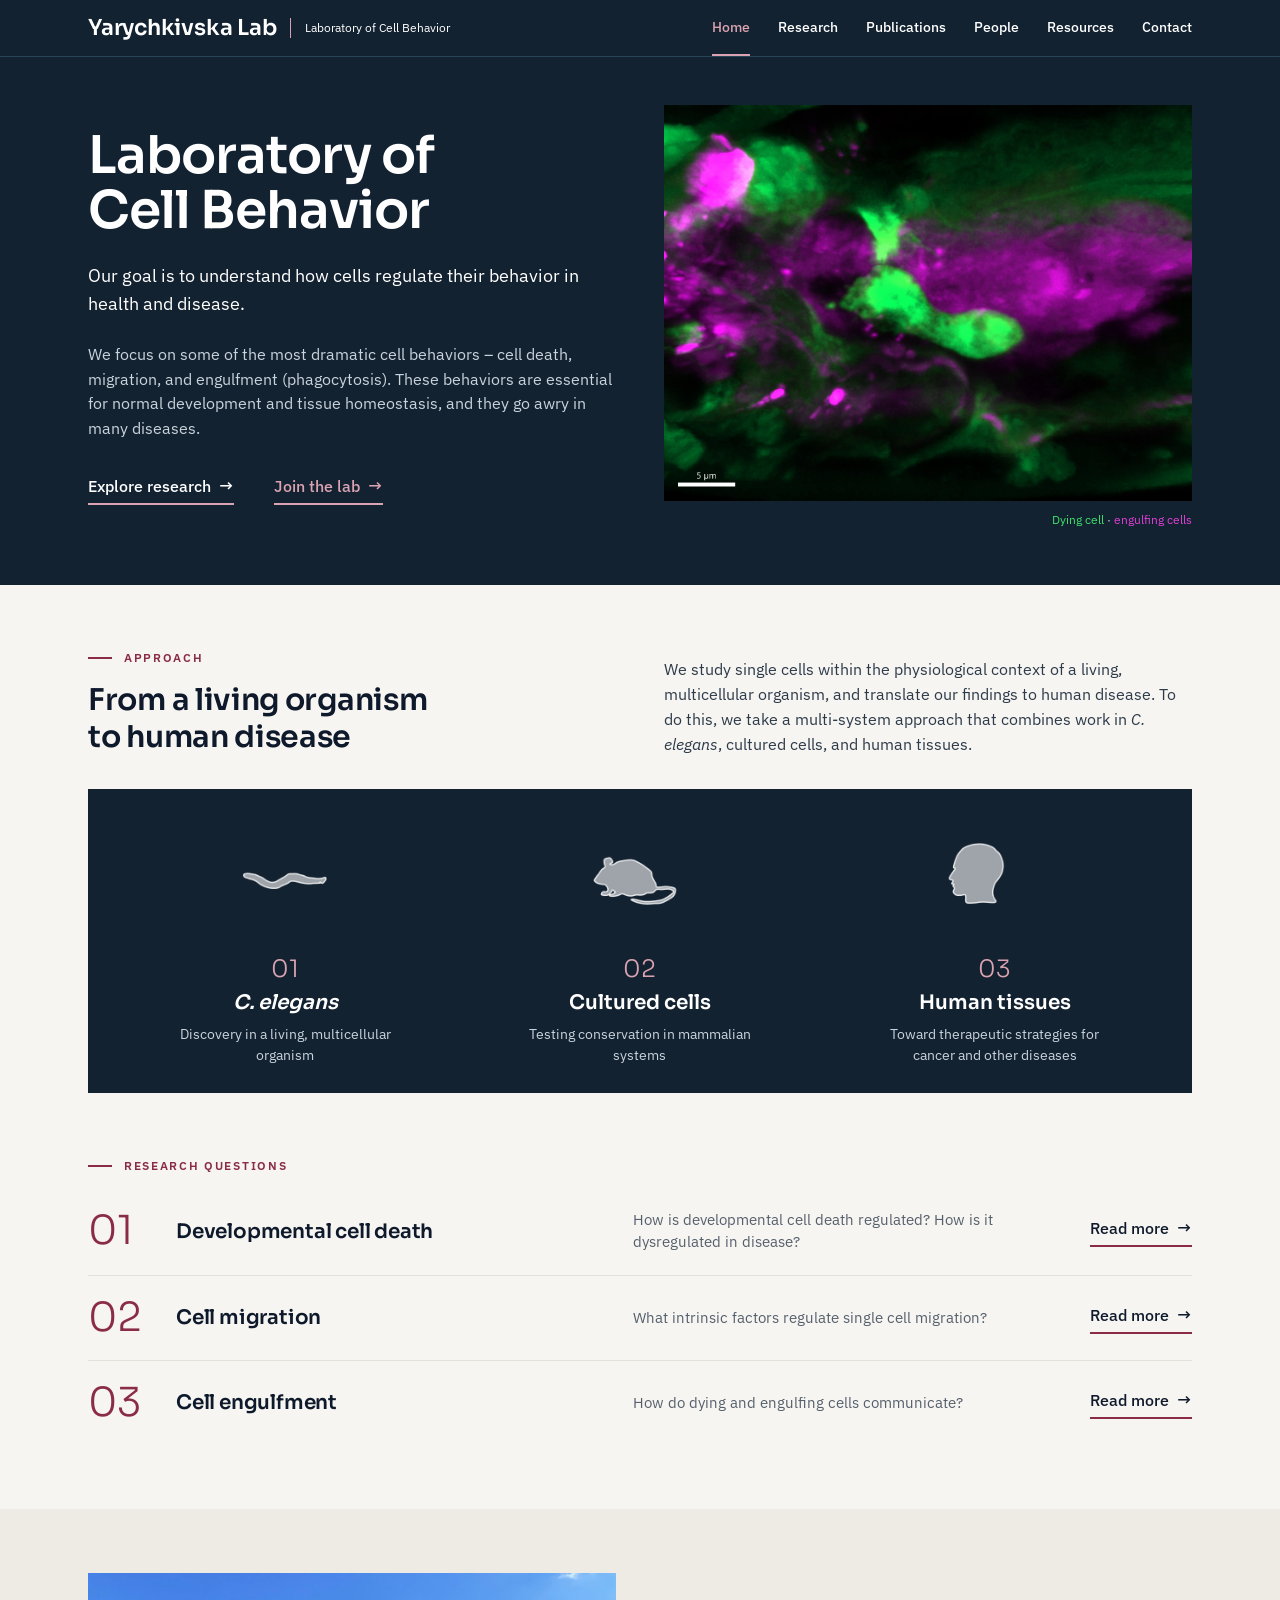
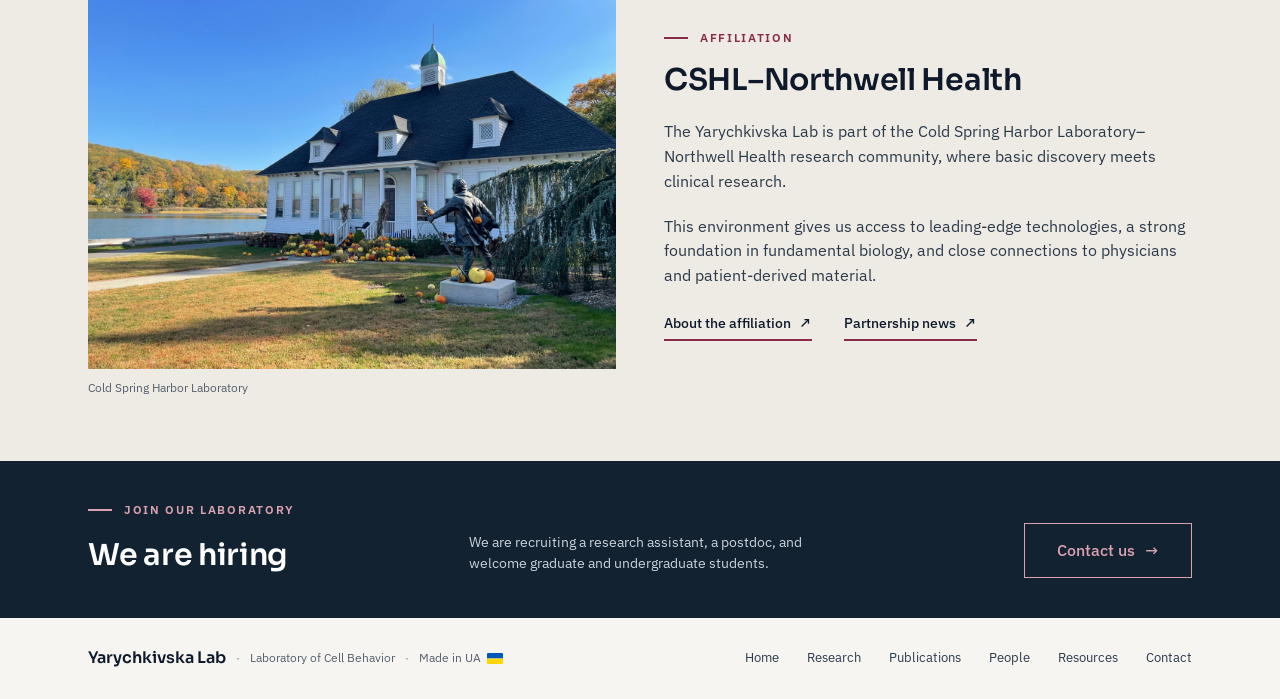
<file: index.html>
<!DOCTYPE html>
<html lang="en">
<head>
<meta charset="utf-8">
<meta name="viewport" content="width=device-width, initial-scale=1">
<title>Yarychkivska Lab — Laboratory of Cell Behavior</title>
<meta name="description" content="The Yarychkivska Lab studies how cells regulate their behavior in health and disease — cell death, migration, and engulfment.">
<link rel="preconnect" href="https://fonts.googleapis.com">
<link rel="preconnect" href="https://fonts.gstatic.com" crossorigin>
<link rel="stylesheet" href="https://fonts.googleapis.com/css2?family=IBM+Plex+Sans:ital,wght@0,300..700;1,300..700&family=Sora:wght@300..700&display=swap">
<link rel="stylesheet" href="css/styles.css">
</head>
<body data-page="Home">
<div class="page">
  <div data-site-header></div>

  <main>
    <section class="inverse on-dark hero">
      <div class="container split">
        <div class="stack" style="gap:24px">
          <h1>Laboratory of Cell Behavior</h1>
          <p class="lead">Our goal is to understand how cells regulate their behavior in health and disease.</p>
          <p class="muted">We focus on some of the most dramatic cell behaviors – cell death, migration, and engulfment (phagocytosis). These behaviors are essential for normal development and tissue homeostasis, and they go awry in many diseases.</p>
          <div class="links">
            <a class="arrow-link" href="research.html">Explore research</a>
            <a class="arrow-link accent" href="contact.html">Join the lab</a>
          </div>
        </div>
        <figure class="figure">
          <div class="figure-frame">
            <video autoplay muted loop playsinline preload="auto" poster="assets/video/poster.png" width="1600" height="1200">
              <source src="assets/video/cell-animation.mp4" type="video/mp4">
            </video>
          </div>
          <figcaption><span style="color:var(--channel-green)">Dying cell</span> · <span style="color:var(--channel-magenta)">engulfing cells</span></figcaption>
        </figure>
      </div>
    </section>

    <section style="padding:64px 0">
      <div class="container stack" style="gap:32px">
        <div class="split-380" style="align-items:end">
          <div class="section-heading">
            <div class="eyebrow">Approach</div>
            <h2>From a living organism to human disease</h2>
          </div>
          <p class="body-text">We study single cells within the physiological context of a living, multicellular organism, and translate our findings to human disease. To do this, we take a multi-system approach that combines work in <em>C. elegans</em>, cultured cells, and human tissues.</p>
        </div>
        <div class="inverse approach">
          <div class="approach-item">
            <div class="approach-art"><img src="assets/doc/image4.png" alt="C. elegans" style="left:-33.3%"></div>
            <span class="approach-num">01</span>
            <span class="approach-title"><em>C. elegans</em></span>
            <span class="approach-text">Discovery in a living, multicellular organism</span>
          </div>
          <div class="approach-item">
            <div class="approach-art"><img src="assets/doc/image4.png" alt="Mouse" style="left:-195%"></div>
            <span class="approach-num">02</span>
            <span class="approach-title">Cultured cells</span>
            <span class="approach-text">Testing conservation in mammalian systems</span>
          </div>
          <div class="approach-item">
            <div class="approach-art"><img src="assets/doc/image4.png" alt="Human" style="left:-368%"></div>
            <span class="approach-num">03</span>
            <span class="approach-title">Human tissues</span>
            <span class="approach-text">Toward therapeutic strategies for cancer and other diseases</span>
          </div>
        </div>
      </div>
    </section>

    <section style="padding:0 0 64px">
      <div class="container stack" style="gap:12px">
        <div class="eyebrow">Research questions</div>
        <div class="stack">
          <div class="research-item">
            <span class="numeral">01</span>
            <div class="body">
              <h3 class="h3">Developmental cell death</h3>
              <p>How is developmental cell death regulated? How is it dysregulated in disease?</p>
            </div>
            <a class="arrow-link" href="research.html#death">Read more</a>
          </div>
          <div class="research-item">
            <span class="numeral">02</span>
            <div class="body">
              <h3 class="h3">Cell migration</h3>
              <p>What intrinsic factors regulate single cell migration?</p>
            </div>
            <a class="arrow-link" href="research.html#migration">Read more</a>
          </div>
          <div class="research-item">
            <span class="numeral">03</span>
            <div class="body">
              <h3 class="h3">Cell engulfment</h3>
              <p>How do dying and engulfing cells communicate?</p>
            </div>
            <a class="arrow-link" href="research.html#engulfment">Read more</a>
          </div>
        </div>
      </div>
    </section>

    <section class="sunken" style="padding:64px 0">
      <div class="container split">
        <figure class="figure">
          <div class="figure-frame"><img src="assets/doc/cshl-campus.jpg" alt="Cold Spring Harbor Laboratory campus by the harbor in autumn" width="1400" height="1050"></div>
          <figcaption>Cold Spring Harbor Laboratory</figcaption>
        </figure>
        <div class="stack" style="gap:20px">
          <div class="section-heading">
            <div class="eyebrow">Affiliation</div>
            <h2>CSHL–Northwell Health</h2>
          </div>
          <p class="body-text">The Yarychkivska Lab is part of the Cold Spring Harbor Laboratory–Northwell Health research community, where basic discovery meets clinical research.</p>
          <p class="body-text">This environment gives us access to leading-edge technologies, a strong foundation in fundamental biology, and close connections to physicians and patient-derived material.</p>
          <div class="links" style="margin-top:4px">
            <a class="arrow-link external" href="https://www.cshl.edu/research/cshl-northwell-health-affiliation/#about" target="_blank" rel="noopener">About the affiliation</a>
            <a class="arrow-link external" href="https://www.northwell.edu/news/the-latest/cold-spring-harbor-laboratory-northwell-extend-strategic-affiliation" target="_blank" rel="noopener">Partnership news</a>
          </div>
        </div>
      </div>
    </section>

    <section class="inverse on-dark cta">
      <div class="container">
        <div class="stack" style="gap:12px">
          <div class="eyebrow">Join our laboratory</div>
          <h2>We are hiring</h2>
        </div>
        <p>We are recruiting a research assistant, a postdoc, and welcome graduate and undergraduate students.</p>
        <a class="button" href="contact.html">Contact us</a>
      </div>
    </section>
  </main>

  <div data-site-footer></div>
</div>
<script src="js/site.js"></script>
</body>
</html>
</file>
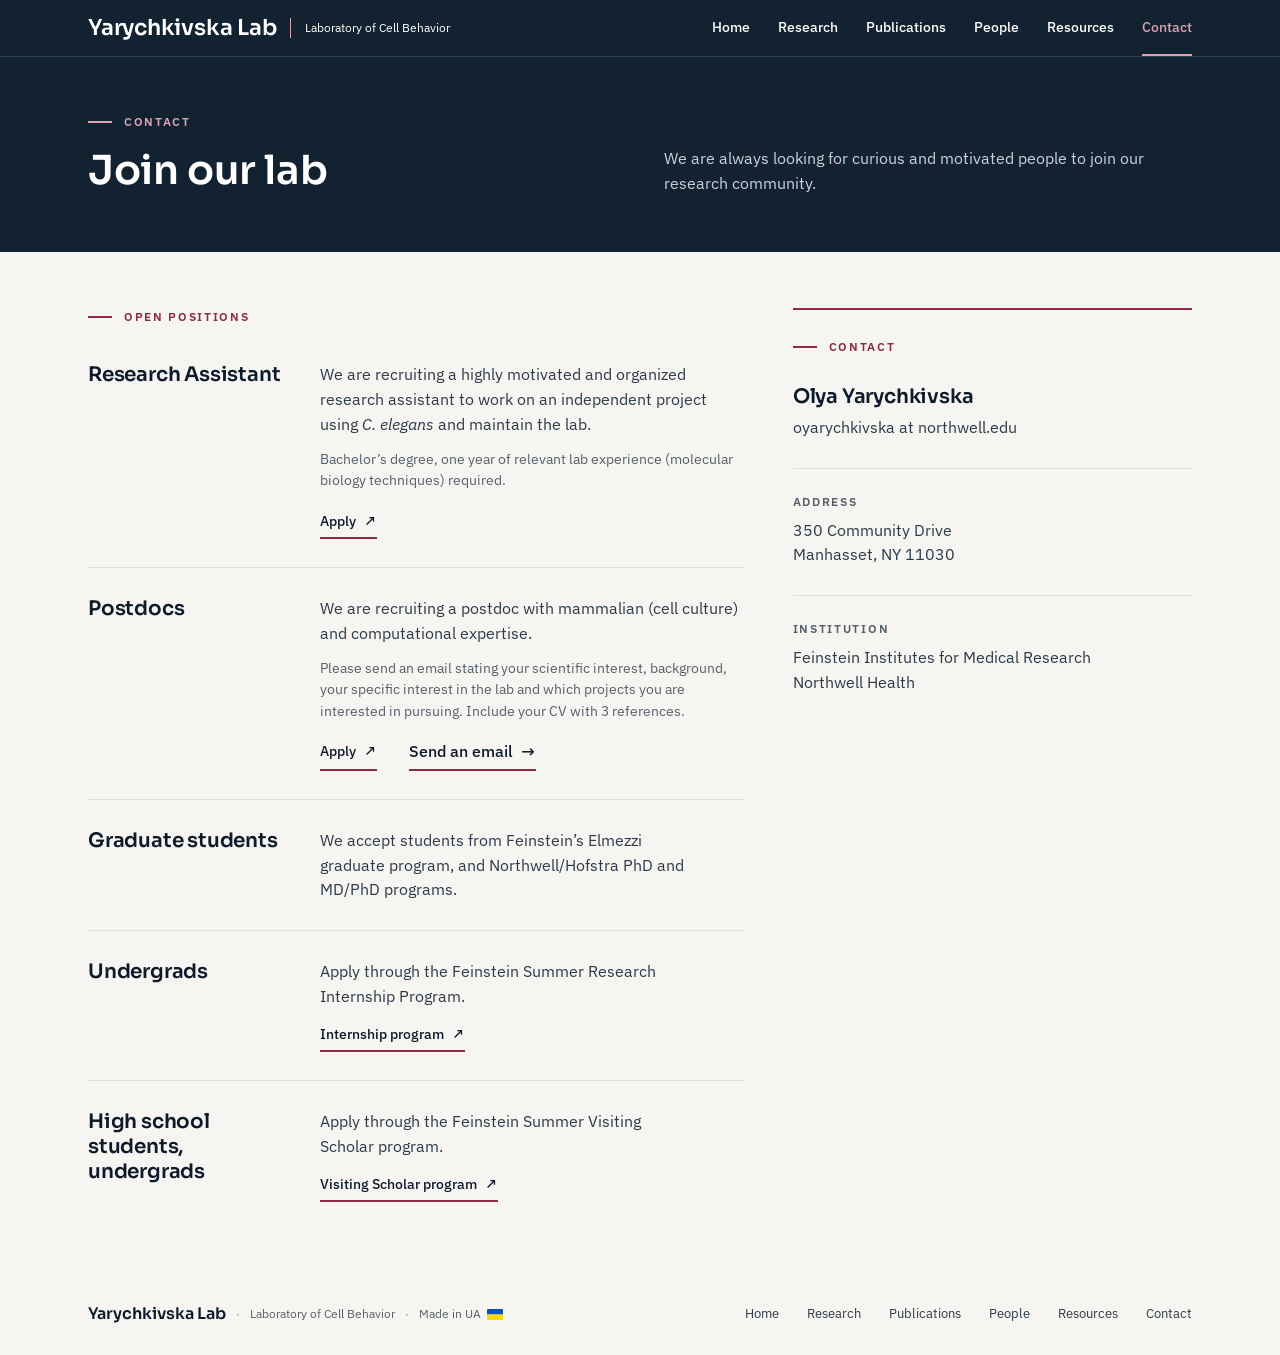
<file: contact.html>
<!DOCTYPE html>
<html lang="en">
<head>
<meta charset="utf-8">
<meta name="viewport" content="width=device-width, initial-scale=1">
<title>Contact — Yarychkivska Lab</title>
<meta name="description" content="Join the Yarychkivska Lab: open positions for postdocs, graduate, undergraduate, and high school students.">
<link rel="preconnect" href="https://fonts.googleapis.com">
<link rel="preconnect" href="https://fonts.gstatic.com" crossorigin>
<link rel="stylesheet" href="https://fonts.googleapis.com/css2?family=IBM+Plex+Sans:ital,wght@0,300..700;1,300..700&family=Sora:wght@300..700&display=swap">
<link rel="stylesheet" href="css/styles.css">
</head>
<body data-page="Contact">
<div class="page">
  <div data-site-header></div>

  <main>
    <section class="inverse on-dark page-hero">
      <div class="container" style="display:grid;grid-template-columns:repeat(auto-fit,minmax(min(100%,420px),1fr));gap:24px 48px;align-items:end">
        <div class="section-heading large">
          <div class="eyebrow">Contact</div>
          <h1>Join our lab</h1>
        </div>
        <p class="muted" style="max-width:480px">We are always looking for curious and motivated people to join our research community.</p>
      </div>
    </section>

    <section style="padding:56px 0 72px">
      <div class="container" style="display:flex;flex-wrap:wrap;gap:48px">
        <div class="stack" style="flex:1.7 1 420px;min-width:0">
          <div class="eyebrow">Open positions</div>
          <div class="stack" style="margin-top:8px">
            <article class="position">
              <h3>Research Assistant</h3>
              <div class="content">
                <p class="body-text">We are recruiting a highly motivated and organized research assistant to work on an independent project using <em>C. elegans</em> and maintain the lab.</p>
                <p style="font-size:14px;line-height:var(--lh-body);color:var(--text-muted)">Bachelor’s degree, one year of relevant lab experience (molecular biology techniques) required.</p>
                <div style="margin-top:4px"><a class="arrow-link external" href="https://eppr.fa.us2.oraclecloud.com/hcmUI/CandidateExperience/en/sites/CX_2/job/201948" target="_blank" rel="noopener">Apply</a></div>
              </div>
            </article>
            <article class="position">
              <h3>Postdocs</h3>
              <div class="content">
                <p class="body-text">We are recruiting a postdoc with mammalian (cell culture) and computational expertise.</p>
                <p style="font-size:14px;line-height:var(--lh-body);color:var(--text-muted)">Please send an email stating your scientific interest, background, your specific interest in the lab and which projects you are interested in pursuing. Include your CV with 3 references.</p>
                <div class="links" style="margin-top:4px">
                  <a class="arrow-link external" href="https://eppr.fa.us2.oraclecloud.com/hcmUI/CandidateExperience/en/sites/CX_2/job/201936" target="_blank" rel="noopener">Apply</a>
                  <a class="arrow-link" href="mailto:oyarychkivska@northwell.edu">Send an email</a>
                </div>
              </div>
            </article>
            <article class="position">
              <h3>Graduate students</h3>
              <div class="content">
                <p class="body-text">We accept students from Feinstein’s Elmezzi graduate program, and Northwell/Hofstra PhD and MD/PhD programs.</p>
              </div>
            </article>
            <article class="position">
              <h3>Undergrads</h3>
              <div class="content">
                <p class="body-text">Apply through the Feinstein Summer Research Internship Program.</p>
                <div><a class="arrow-link external" href="https://feinstein.northwell.edu/education/summer-student-intern-program" target="_blank" rel="noopener">Internship program</a></div>
              </div>
            </article>
            <article class="position">
              <h3>High school students, undergrads</h3>
              <div class="content">
                <p class="body-text">Apply through the Feinstein Summer Visiting Scholar program.</p>
                <div><a class="arrow-link external" href="https://feinstein.northwell.edu/education/summer-student-intern-program" target="_blank" rel="noopener">Visiting Scholar program</a></div>
              </div>
            </article>
          </div>
        </div>

        <aside class="contact-aside">
          <div class="eyebrow">Contact</div>
          <div class="stack" style="gap:6px">
            <h3 class="h3">Olya Yarychkivska</h3>
            <a href="mailto:oyarychkivska@northwell.edu" style="font-size:16px;color:var(--text-body)">oyarychkivska at northwell.edu</a>
          </div>
          <div class="block">
            <span class="label">Address</span>
            <p class="body-text">350 Community Drive<br>Manhasset, NY 11030</p>
          </div>
          <div class="block">
            <span class="label">Institution</span>
            <p class="body-text">Feinstein Institutes for Medical Research<br>Northwell Health</p>
          </div>
        </aside>
      </div>
    </section>
  </main>

  <div data-site-footer></div>
</div>
<script src="js/site.js"></script>
</body>
</html>
</file>
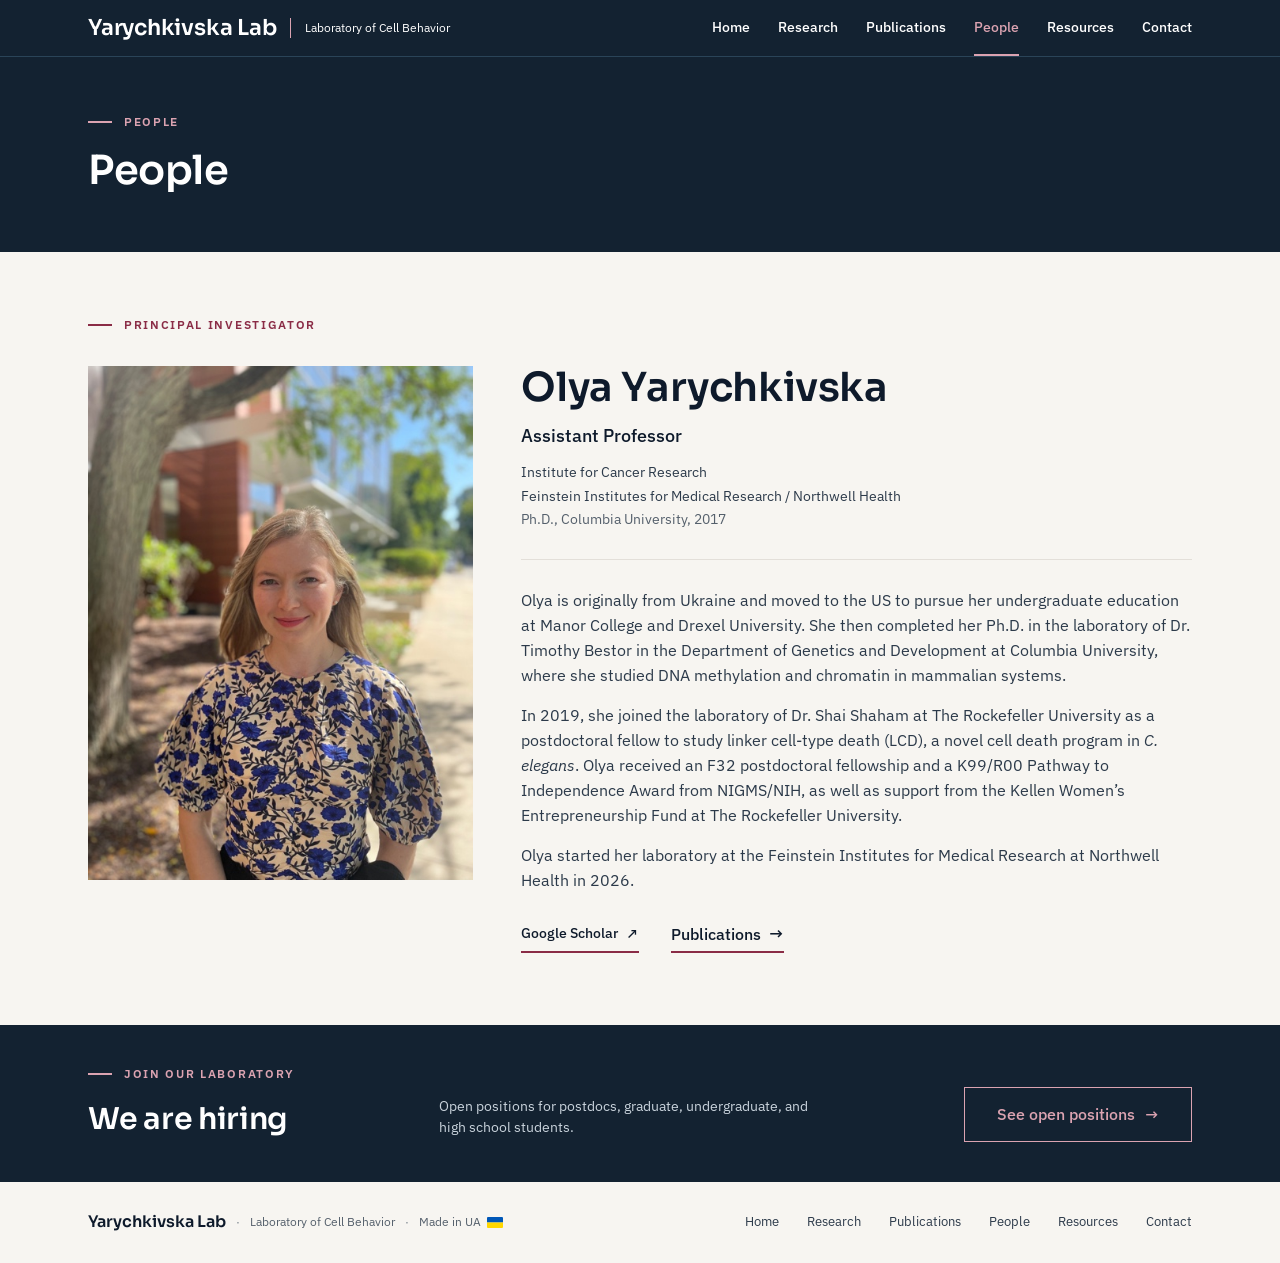
<file: people.html>
<!DOCTYPE html>
<html lang="en">
<head>
<meta charset="utf-8">
<meta name="viewport" content="width=device-width, initial-scale=1">
<title>People — Yarychkivska Lab</title>
<meta name="description" content="Olya Yarychkivska, Assistant Professor at the Feinstein Institutes for Medical Research / Northwell Health.">
<link rel="preconnect" href="https://fonts.googleapis.com">
<link rel="preconnect" href="https://fonts.gstatic.com" crossorigin>
<link rel="stylesheet" href="https://fonts.googleapis.com/css2?family=IBM+Plex+Sans:ital,wght@0,300..700;1,300..700&family=Sora:wght@300..700&display=swap">
<link rel="stylesheet" href="css/styles.css">
</head>
<body data-page="People">
<div class="page">
  <div data-site-header></div>

  <main>
    <section class="inverse on-dark page-hero">
      <div class="container">
        <div class="section-heading large">
          <div class="eyebrow">People</div>
          <h1>People</h1>
        </div>
      </div>
    </section>

    <section style="padding:64px 0 72px">
      <div class="container stack" style="gap:32px">
        <div class="eyebrow">Principal investigator</div>
        <div style="display:flex;flex-wrap:wrap;gap:40px 48px;align-items:flex-start">
          <figure class="figure" style="flex:1 1 260px;max-width:400px">
            <img src="assets/doc/image9.jpeg" alt="Olya Yarychkivska" style="display:block;width:100%;aspect-ratio:3/4;object-fit:cover">
          </figure>
          <div class="stack" style="flex:2 1 420px;min-width:0;gap:28px">
            <div class="stack" style="gap:12px;padding-bottom:28px;border-bottom:1px solid var(--border-subtle)">
              <h2 style="font-weight:600;font-size:var(--fs-h1);line-height:var(--lh-tight)">Olya Yarychkivska</h2>
              <p style="font-size:18px;font-weight:500;color:var(--text-heading)">Assistant Professor</p>
              <div class="stack" style="gap:2px;font-size:14px">
                <p>Institute for Cancer Research</p>
                <p>Feinstein Institutes for Medical Research / Northwell Health</p>
                <p style="color:var(--text-muted)">Ph.D., Columbia University, 2017</p>
              </div>
            </div>
            <div class="stack" style="gap:16px;max-width:680px">
              <p class="body-text">Olya is originally from Ukraine and moved to the US to pursue her undergraduate education at Manor College and Drexel University. She then completed her Ph.D. in the laboratory of Dr. Timothy Bestor in the Department of Genetics and Development at Columbia University, where she studied DNA methylation and chromatin in mammalian systems.</p>
              <p class="body-text">In 2019, she joined the laboratory of Dr. Shai Shaham at The Rockefeller University as a postdoctoral fellow to study linker cell-type death (LCD), a novel cell death program in <em>C. elegans</em>. Olya received an F32 postdoctoral fellowship and a K99/R00 Pathway to Independence Award from NIGMS/NIH, as well as support from the Kellen Women’s Entrepreneurship Fund at The Rockefeller University.</p>
              <p class="body-text">Olya started her laboratory at the Feinstein Institutes for Medical Research at Northwell Health in 2026.</p>
            </div>
            <div class="links">
              <a class="arrow-link external" href="https://scholar.google.com/citations?user=1SwJTA4AAAAJ&amp;hl=en" target="_blank" rel="noopener">Google Scholar</a>
              <a class="arrow-link" href="publications.html">Publications</a>
            </div>
          </div>
        </div>
      </div>
    </section>

    <section class="inverse on-dark cta">
      <div class="container">
        <div class="stack" style="gap:12px">
          <div class="eyebrow">Join our laboratory</div>
          <h2>We are hiring</h2>
        </div>
        <p>Open positions for postdocs, graduate, undergraduate, and high school students.</p>
        <a class="button" href="contact.html">See open positions</a>
      </div>
    </section>
  </main>

  <div data-site-footer></div>
</div>
<script src="js/site.js"></script>
</body>
</html>
</file>
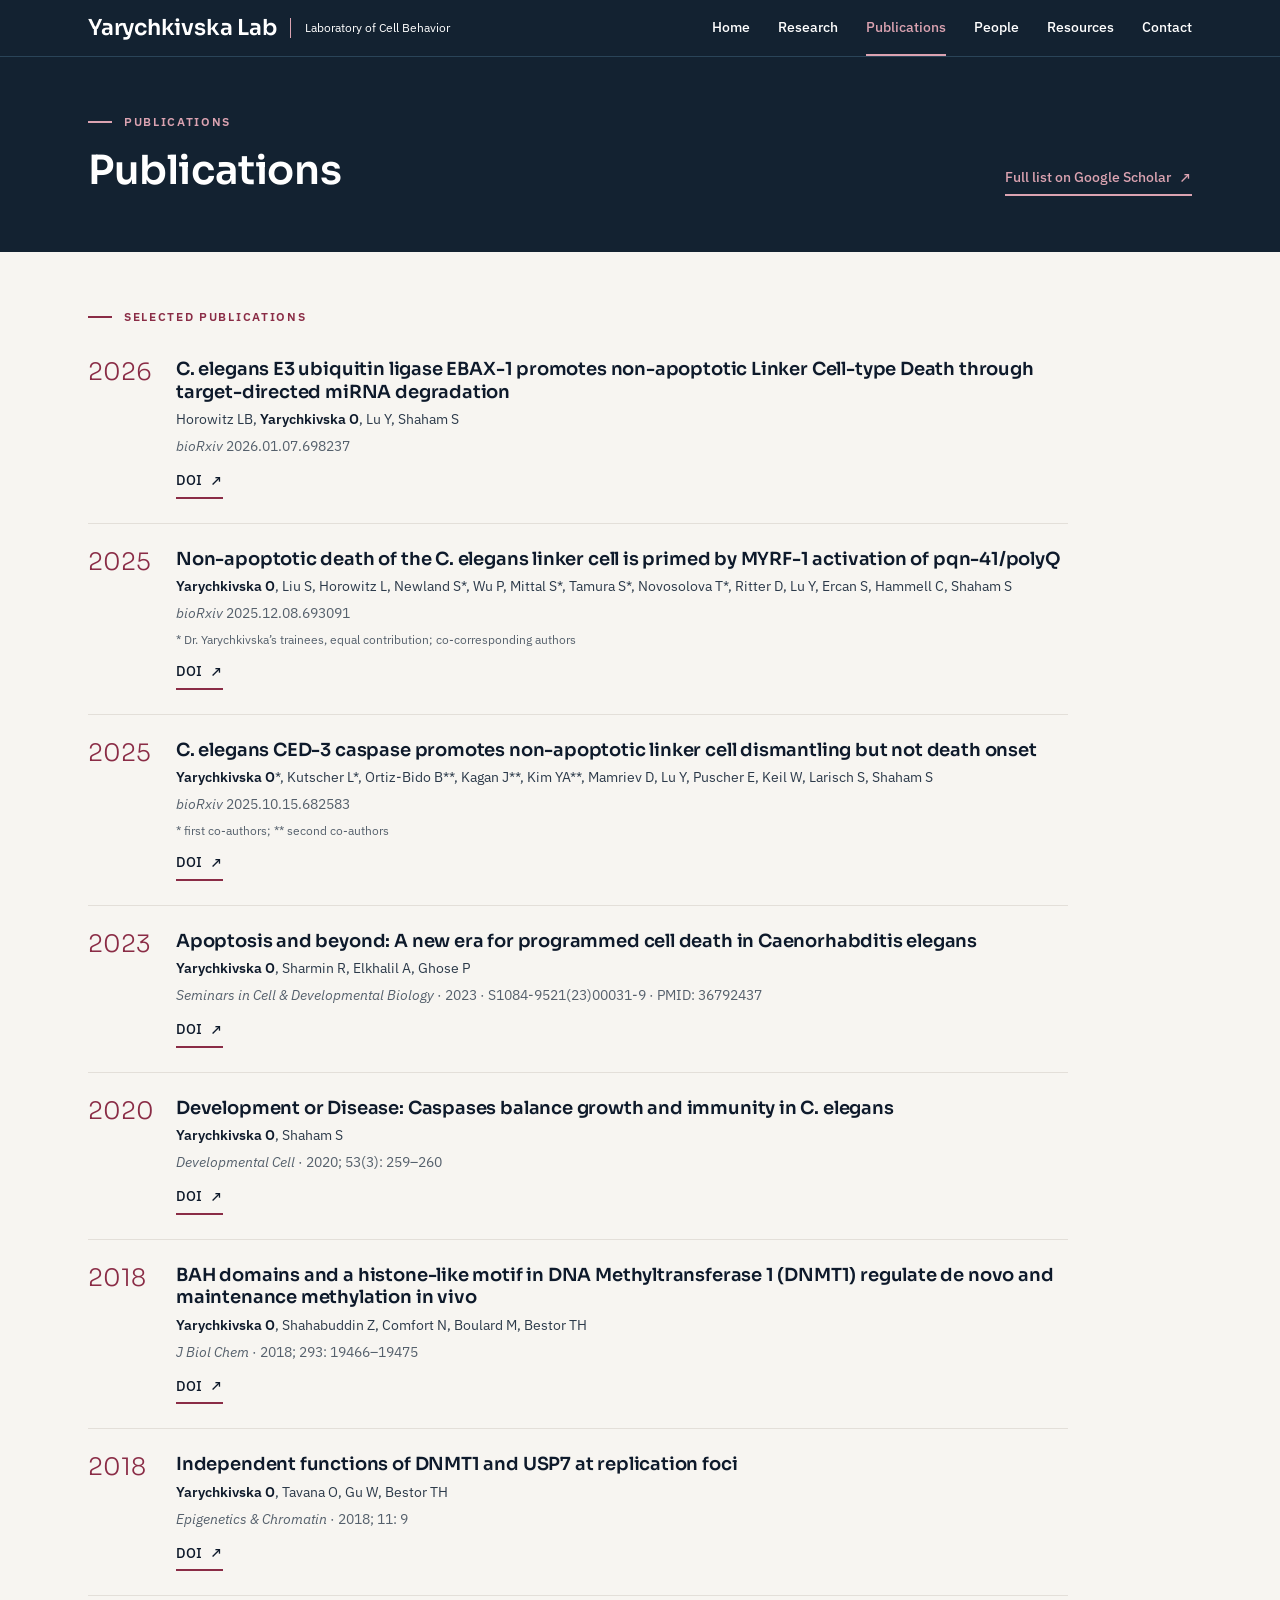
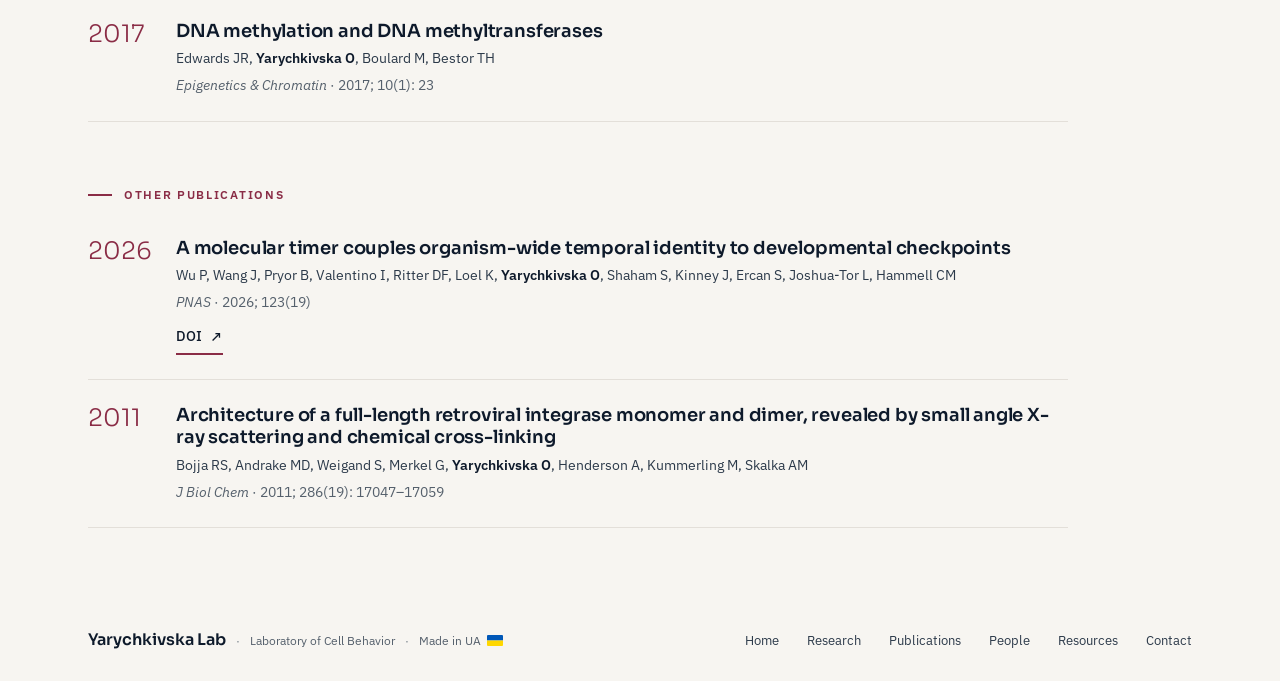
<file: publications.html>
<!DOCTYPE html>
<html lang="en">
<head>
<meta charset="utf-8">
<meta name="viewport" content="width=device-width, initial-scale=1">
<title>Publications — Yarychkivska Lab</title>
<meta name="description" content="Selected and other publications from the Yarychkivska Lab.">
<link rel="preconnect" href="https://fonts.googleapis.com">
<link rel="preconnect" href="https://fonts.gstatic.com" crossorigin>
<link rel="stylesheet" href="https://fonts.googleapis.com/css2?family=IBM+Plex+Sans:ital,wght@0,300..700;1,300..700&family=Sora:wght@300..700&display=swap">
<link rel="stylesheet" href="css/styles.css">
</head>
<body data-page="Publications">
<div class="page">
  <div data-site-header></div>

  <main>
    <section class="inverse on-dark page-hero">
      <div class="container" style="display:flex;justify-content:space-between;align-items:flex-end;gap:32px;flex-wrap:wrap">
        <div class="section-heading large">
          <div class="eyebrow">Publications</div>
          <h1>Publications</h1>
        </div>
        <a class="arrow-link accent external" href="https://scholar.google.com/citations?user=1SwJTA4AAAAJ&amp;hl=en" target="_blank" rel="noopener">Full list on Google Scholar</a>
      </div>
    </section>

    <section style="padding:56px 0 24px">
      <div class="container">
        <div class="stack" style="max-width:980px">
          <div class="eyebrow">Selected publications</div>
          <div class="stack" style="margin-top:8px">

            <article class="pub">
              <span class="year">2026</span>
              <div class="stack" style="gap:6px">
                <h3>C. elegans E3 ubiquitin ligase EBAX-1 promotes non-apoptotic Linker Cell-type Death through target-directed miRNA degradation</h3>
                <p class="authors">Horowitz LB, <strong>Yarychkivska O</strong>, Lu Y, Shaham S</p>
                <p class="journal"><em>bioRxiv</em> 2026.01.07.698237</p>
                <div class="links"><a class="arrow-link external" href="https://doi.org/10.64898/2026.01.07.698237" target="_blank" rel="noopener">DOI</a></div>
              </div>
            </article>

            <article class="pub">
              <span class="year">2025</span>
              <div class="stack" style="gap:6px">
                <h3>Non-apoptotic death of the C. elegans linker cell is primed by MYRF-1 activation of pqn-41/polyQ</h3>
                <p class="authors"><strong>Yarychkivska O</strong>, Liu S, Horowitz L, Newland S*, Wu P, Mittal S*, Tamura S*, Novosolova T*, Ritter D, Lu Y, Ercan S, Hammell C, Shaham S</p>
                <p class="journal"><em>bioRxiv</em> 2025.12.08.693091</p>
                <p class="caption">* Dr. Yarychkivska’s trainees, equal contribution; co-corresponding authors</p>
                <div class="links"><a class="arrow-link external" href="https://doi.org/10.64898/2025.12.08.693091" target="_blank" rel="noopener">DOI</a></div>
              </div>
            </article>

            <article class="pub">
              <span class="year">2025</span>
              <div class="stack" style="gap:6px">
                <h3>C. elegans CED-3 caspase promotes non-apoptotic linker cell dismantling but not death onset</h3>
                <p class="authors"><strong>Yarychkivska O</strong>*, Kutscher L*, Ortiz-Bido B**, Kagan J**, Kim YA**, Mamriev D, Lu Y, Puscher E, Keil W, Larisch S, Shaham S</p>
                <p class="journal"><em>bioRxiv</em> 2025.10.15.682583</p>
                <p class="caption">* first co-authors; ** second co-authors</p>
                <div class="links"><a class="arrow-link external" href="https://doi.org/10.1101/2025.10.15.682583" target="_blank" rel="noopener">DOI</a></div>
              </div>
            </article>

            <article class="pub">
              <span class="year">2023</span>
              <div class="stack" style="gap:6px">
                <h3>Apoptosis and beyond: A new era for programmed cell death in Caenorhabditis elegans</h3>
                <p class="authors"><strong>Yarychkivska O</strong>, Sharmin R, Elkhalil A, Ghose P</p>
                <p class="journal"><em>Seminars in Cell &amp; Developmental Biology</em> · 2023 · S1084-9521(23)00031-9 · PMID: 36792437</p>
                <div class="links"><a class="arrow-link external" href="https://doi.org/10.1016/j.semcdb.2023.02.003" target="_blank" rel="noopener">DOI</a></div>
              </div>
            </article>

            <article class="pub">
              <span class="year">2020</span>
              <div class="stack" style="gap:6px">
                <h3>Development or Disease: Caspases balance growth and immunity in C. elegans</h3>
                <p class="authors"><strong>Yarychkivska O</strong>, Shaham S</p>
                <p class="journal"><em>Developmental Cell</em> · 2020; 53(3): 259–260</p>
                <div class="links"><a class="arrow-link external" href="https://doi.org/10.1016/j.devcel.2020.04.006" target="_blank" rel="noopener">DOI</a></div>
              </div>
            </article>

            <article class="pub">
              <span class="year">2018</span>
              <div class="stack" style="gap:6px">
                <h3>BAH domains and a histone-like motif in DNA Methyltransferase 1 (DNMT1) regulate de novo and maintenance methylation in vivo</h3>
                <p class="authors"><strong>Yarychkivska O</strong>, Shahabuddin Z, Comfort N, Boulard M, Bestor TH</p>
                <p class="journal"><em>J Biol Chem</em> · 2018; 293: 19466–19475</p>
                <div class="links"><a class="arrow-link external" href="https://doi.org/10.1074/jbc.RA118.004612" target="_blank" rel="noopener">DOI</a></div>
              </div>
            </article>

            <article class="pub">
              <span class="year">2018</span>
              <div class="stack" style="gap:6px">
                <h3>Independent functions of DNMT1 and USP7 at replication foci</h3>
                <p class="authors"><strong>Yarychkivska O</strong>, Tavana O, Gu W, Bestor TH</p>
                <p class="journal"><em>Epigenetics &amp; Chromatin</em> · 2018; 11: 9</p>
                <div class="links"><a class="arrow-link external" href="https://doi.org/10.1186/s13072-018-0179-z" target="_blank" rel="noopener">DOI</a></div>
              </div>
            </article>

            <article class="pub">
              <span class="year">2017</span>
              <div class="stack" style="gap:6px">
                <h3>DNA methylation and DNA methyltransferases</h3>
                <p class="authors">Edwards JR, <strong>Yarychkivska O</strong>, Boulard M, Bestor TH</p>
                <p class="journal"><em>Epigenetics &amp; Chromatin</em> · 2017; 10(1): 23</p>
              </div>
            </article>

          </div>
        </div>
      </div>
    </section>

    <section style="padding:40px 0 72px">
      <div class="container">
        <div class="stack" style="max-width:980px">
          <div class="eyebrow">Other publications</div>
          <div class="stack" style="margin-top:8px">

            <article class="pub">
              <span class="year">2026</span>
              <div class="stack" style="gap:6px">
                <h3>A molecular timer couples organism-wide temporal identity to developmental checkpoints</h3>
                <p class="authors">Wu P, Wang J, Pryor B, Valentino I, Ritter DF, Loel K, <strong>Yarychkivska O</strong>, Shaham S, Kinney J, Ercan S, Joshua-Tor L, Hammell CM</p>
                <p class="journal"><em>PNAS</em> · 2026; 123(19)</p>
                <div class="links"><a class="arrow-link external" href="https://doi.org/10.1073/pnas.2606846123" target="_blank" rel="noopener">DOI</a></div>
              </div>
            </article>

            <article class="pub">
              <span class="year">2011</span>
              <div class="stack" style="gap:6px">
                <h3>Architecture of a full-length retroviral integrase monomer and dimer, revealed by small angle X-ray scattering and chemical cross-linking</h3>
                <p class="authors">Bojja RS, Andrake MD, Weigand S, Merkel G, <strong>Yarychkivska O</strong>, Henderson A, Kummerling M, Skalka AM</p>
                <p class="journal"><em>J Biol Chem</em> · 2011; 286(19): 17047–17059</p>
              </div>
            </article>

          </div>
        </div>
      </div>
    </section>
  </main>

  <div data-site-footer></div>
</div>
<script src="js/site.js"></script>
</body>
</html>
</file>
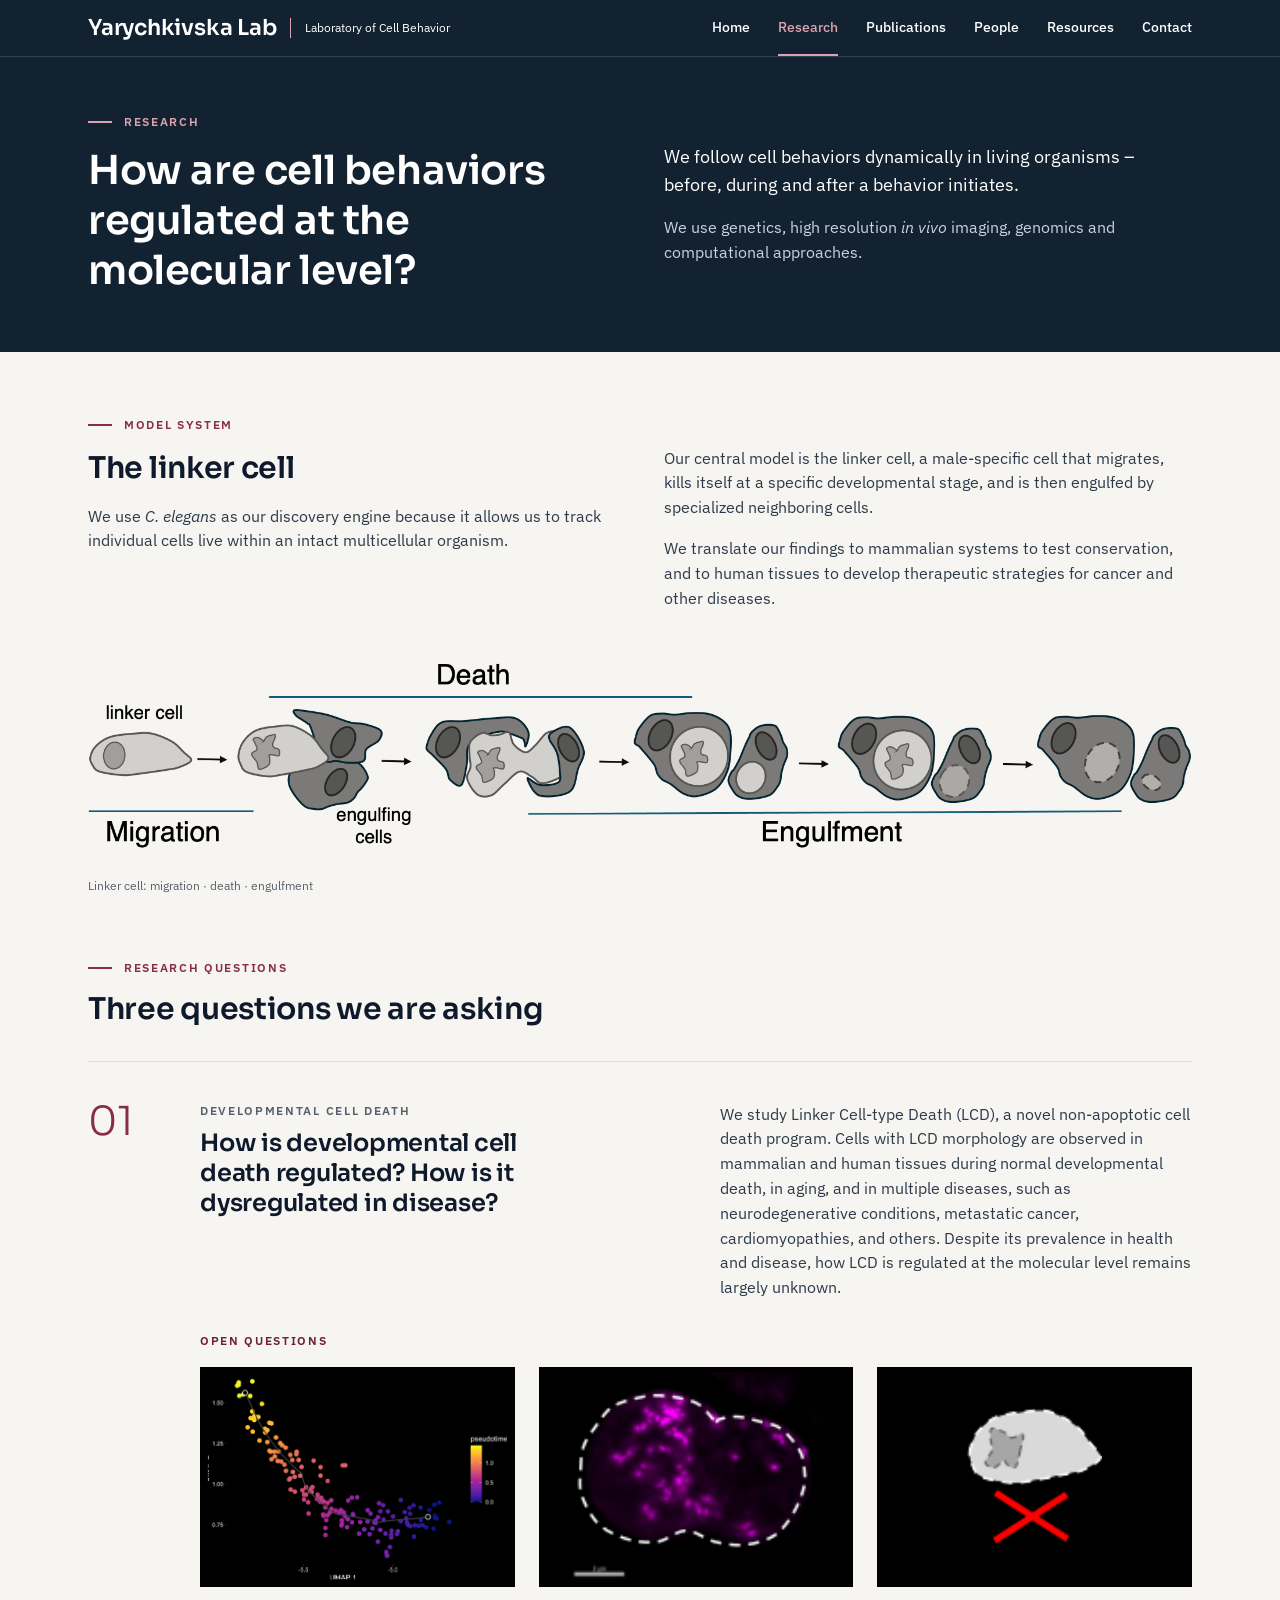
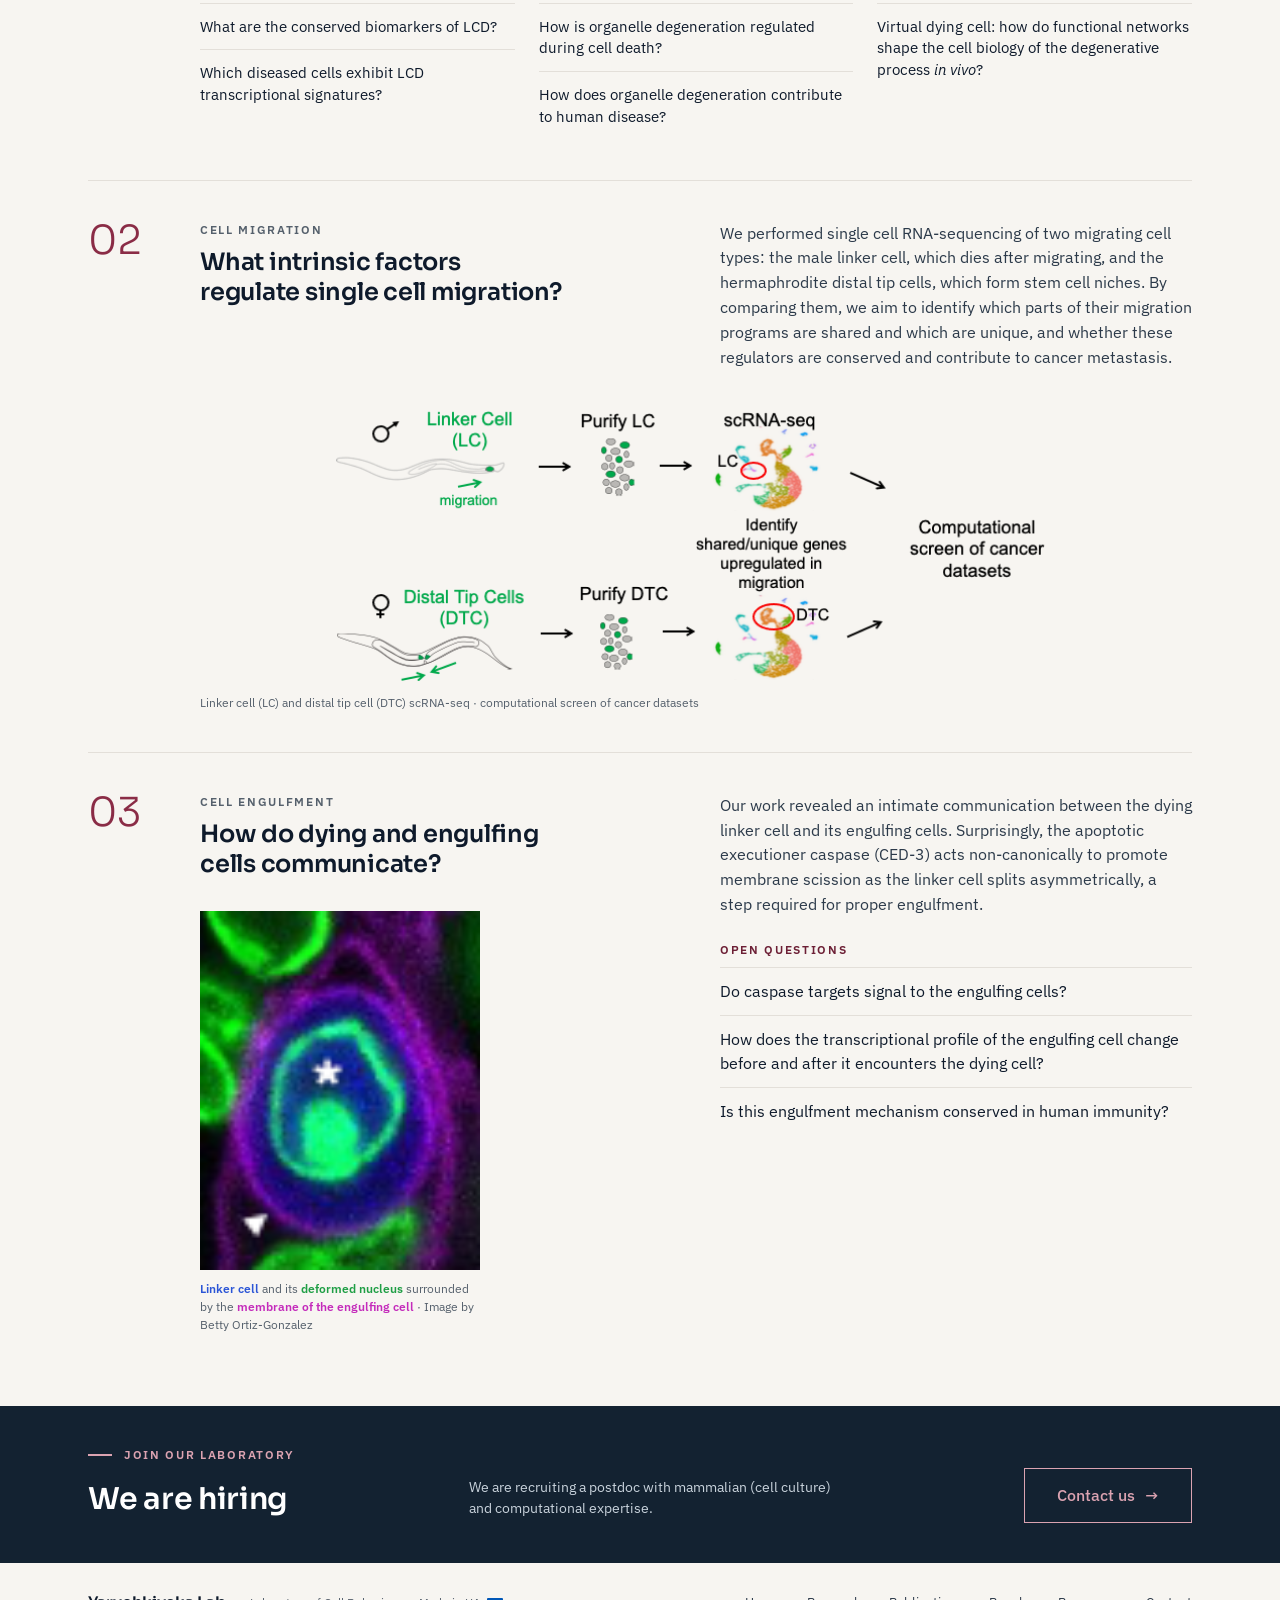
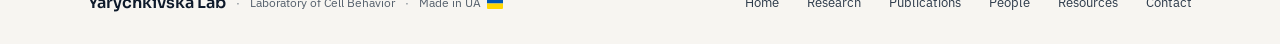
<file: research.html>
<!DOCTYPE html>
<html lang="en">
<head>
<meta charset="utf-8">
<meta name="viewport" content="width=device-width, initial-scale=1">
<title>Research — Yarychkivska Lab</title>
<meta name="description" content="How are cell behaviors regulated at the molecular level? Developmental cell death, cell migration, and cell engulfment in C. elegans and human disease.">
<link rel="preconnect" href="https://fonts.googleapis.com">
<link rel="preconnect" href="https://fonts.gstatic.com" crossorigin>
<link rel="stylesheet" href="https://fonts.googleapis.com/css2?family=IBM+Plex+Sans:ital,wght@0,300..700;1,300..700&family=Sora:wght@300..700&display=swap">
<link rel="stylesheet" href="css/styles.css">
</head>
<body data-page="Research">
<div class="page">
  <div data-site-header></div>

  <main>
    <section class="inverse on-dark page-hero">
      <div class="container split" style="align-items:start">
        <div class="section-heading large">
          <div class="eyebrow">Research</div>
          <h1>How are cell behaviors regulated at the molecular level?</h1>
        </div>
        <div class="stack" style="gap:16px;padding-top:30px">
          <p class="lead">We follow cell behaviors dynamically in living organisms – before, during and after a behavior initiates.</p>
          <p class="muted">We use genetics, high resolution <em>in vivo</em> imaging, genomics and computational approaches.</p>
        </div>
      </div>
    </section>

    <section style="padding:64px 0 48px">
      <div class="container stack" style="gap:40px">
        <div class="split" style="align-items:start">
          <div class="stack" style="gap:16px">
            <div class="eyebrow">Model system</div>
            <h2 class="h2">The linker cell</h2>
            <p class="body-text">We use <em>C. elegans</em> as our discovery engine because it allows us to track individual cells live within an intact multicellular organism.</p>
          </div>
          <div class="stack" style="gap:16px;padding-top:30px">
            <p class="body-text">Our central model is the linker cell, a male-specific cell that migrates, kills itself at a specific developmental stage, and is then engulfed by specialized neighboring cells.</p>
            <p class="body-text">We translate our findings to mammalian systems to test conservation, and to human tissues to develop therapeutic strategies for cancer and other diseases.</p>
          </div>
        </div>
        <div>
          <img src="assets/doc/image5.png" alt="Linker cell migration, death and engulfment" style="display:block;width:100%;height:auto;mix-blend-mode:multiply">
        </div>
        <p class="caption" style="margin-top:-30px">Linker cell: migration · death · engulfment</p>
      </div>
    </section>

    <section style="padding:16px 0 72px">
      <div class="container stack">
        <div class="section-heading" style="padding-bottom:8px">
          <div class="eyebrow">Research questions</div>
          <h2>Three questions we are asking</h2>
        </div>

        <article id="death" class="question" style="margin-top:24px">
          <span class="numeral">01</span>
          <div class="content stack" style="gap:32px">
            <div class="split-340">
              <div class="stack" style="gap:8px">
                <span class="label">Developmental cell death</span>
                <h3>How is developmental cell death regulated? How is it dysregulated in disease?</h3>
              </div>
              <p class="body-text">We study Linker Cell-type Death (LCD), a novel non-apoptotic cell death program. Cells with LCD morphology are observed in mammalian and human tissues during normal developmental death, in aging, and in multiple diseases, such as neurodegenerative conditions, metastatic cancer, cardiomyopathies, and others. Despite its prevalence in health and disease, how LCD is regulated at the molecular level remains largely unknown.</p>
            </div>
            <div class="stack" style="gap:16px">
              <span class="label accent">Open questions</span>
              <div class="open-grid">
                <div class="stack" style="gap:16px">
                  <div class="tile"><img src="assets/pptx/image7.png" alt="Pseudotime trajectory" style="width:min(100%, calc(220px * 1282 / 880))"></div>
                  <div class="stack">
                    <p class="open-q">What are the conserved biomarkers of LCD?</p>
                    <p class="open-q">Which diseased cells exhibit LCD transcriptional signatures?</p>
                  </div>
                </div>
                <div class="stack" style="gap:16px">
                  <div class="tile"><img src="assets/pptx/image8.png" alt="Organelle degeneration, microscopy" style="width:min(100%, calc(220px * 148 / 122))"></div>
                  <div class="stack">
                    <p class="open-q">How is organelle degeneration regulated during cell death?</p>
                    <p class="open-q">How does organelle degeneration contribute to human disease?</p>
                  </div>
                </div>
                <div class="stack" style="gap:16px">
                  <div class="tile"><img src="assets/pptx/image2.png" alt="Dying cell schematic" style="height:62%;width:auto;clip-path:none"></div>
                  <div class="stack">
                    <p class="open-q">Virtual dying cell: how do functional networks shape the cell biology of the degenerative process <em>in vivo</em>?</p>
                  </div>
                </div>
              </div>
            </div>
          </div>
        </article>

        <article id="migration" class="question">
          <span class="numeral">02</span>
          <div class="content stack" style="gap:32px">
            <div class="split-340">
              <div class="stack" style="gap:8px">
                <span class="label">Cell migration</span>
                <h3>What intrinsic factors regulate single cell migration?</h3>
              </div>
              <p class="body-text">We performed single cell RNA-sequencing of two migrating cell types: the male linker cell, which dies after migrating, and the hermaphrodite distal tip cells, which form stem cell niches. By comparing them, we aim to identify which parts of their migration programs are shared and which are unique, and whether these regulators are conserved and contribute to cancer metastasis.</p>
            </div>
            <figure class="figure">
              <div style="display:flex;justify-content:center">
                <img src="assets/doc/image7.png" alt="scRNA-seq of linker cell and distal tip cells" style="display:block;width:100%;max-width:720px;height:auto;mix-blend-mode:multiply">
              </div>
              <figcaption>Linker cell (LC) and distal tip cell (DTC) scRNA-seq · computational screen of cancer datasets</figcaption>
            </figure>
          </div>
        </article>

        <article id="engulfment" class="question" style="padding-bottom:0">
          <span class="numeral">03</span>
          <div class="content split-340" style="align-items:start">
            <div class="stack" style="gap:8px">
              <span class="label">Cell engulfment</span>
              <h3>How do dying and engulfing cells communicate?</h3>
              <figure class="figure" style="margin-top:24px;max-width:280px">
                <img src="assets/pptx/image13.png" alt="Linker cell surrounded by the engulfing cell membrane" style="display:block;width:100%;height:auto;background:#000">
                <figcaption><span style="color:var(--label-blue);font-weight:600">Linker cell</span> and its <span style="color:var(--label-green);font-weight:600">deformed nucleus</span> surrounded by the <span style="color:var(--label-magenta);font-weight:600">membrane of the engulfing cell</span> · Image by Betty Ortiz-Gonzalez</figcaption>
              </figure>
            </div>
            <div class="stack" style="gap:24px">
              <p class="body-text">Our work revealed an intimate communication between the dying linker cell and its engulfing cells. Surprisingly, the apoptotic executioner caspase (CED-3) acts non-canonically to promote membrane scission as the linker cell splits asymmetrically, a step required for proper engulfment.</p>
              <div class="stack">
                <span class="label accent" style="padding-bottom:8px">Open questions</span>
                <p class="open-q lg">Do caspase targets signal to the engulfing cells?</p>
                <p class="open-q lg">How does the transcriptional profile of the engulfing cell change before and after it encounters the dying cell?</p>
                <p class="open-q lg">Is this engulfment mechanism conserved in human immunity?</p>
              </div>
            </div>
          </div>
        </article>
      </div>
    </section>

    <section class="inverse on-dark cta">
      <div class="container">
        <div class="stack" style="gap:12px">
          <div class="eyebrow">Join our laboratory</div>
          <h2>We are hiring</h2>
        </div>
        <p>We are recruiting a postdoc with mammalian (cell culture) and computational expertise.</p>
        <a class="button" href="contact.html">Contact us</a>
      </div>
    </section>
  </main>

  <div data-site-footer></div>
</div>
<script src="js/site.js"></script>
</body>
</html>
</file>
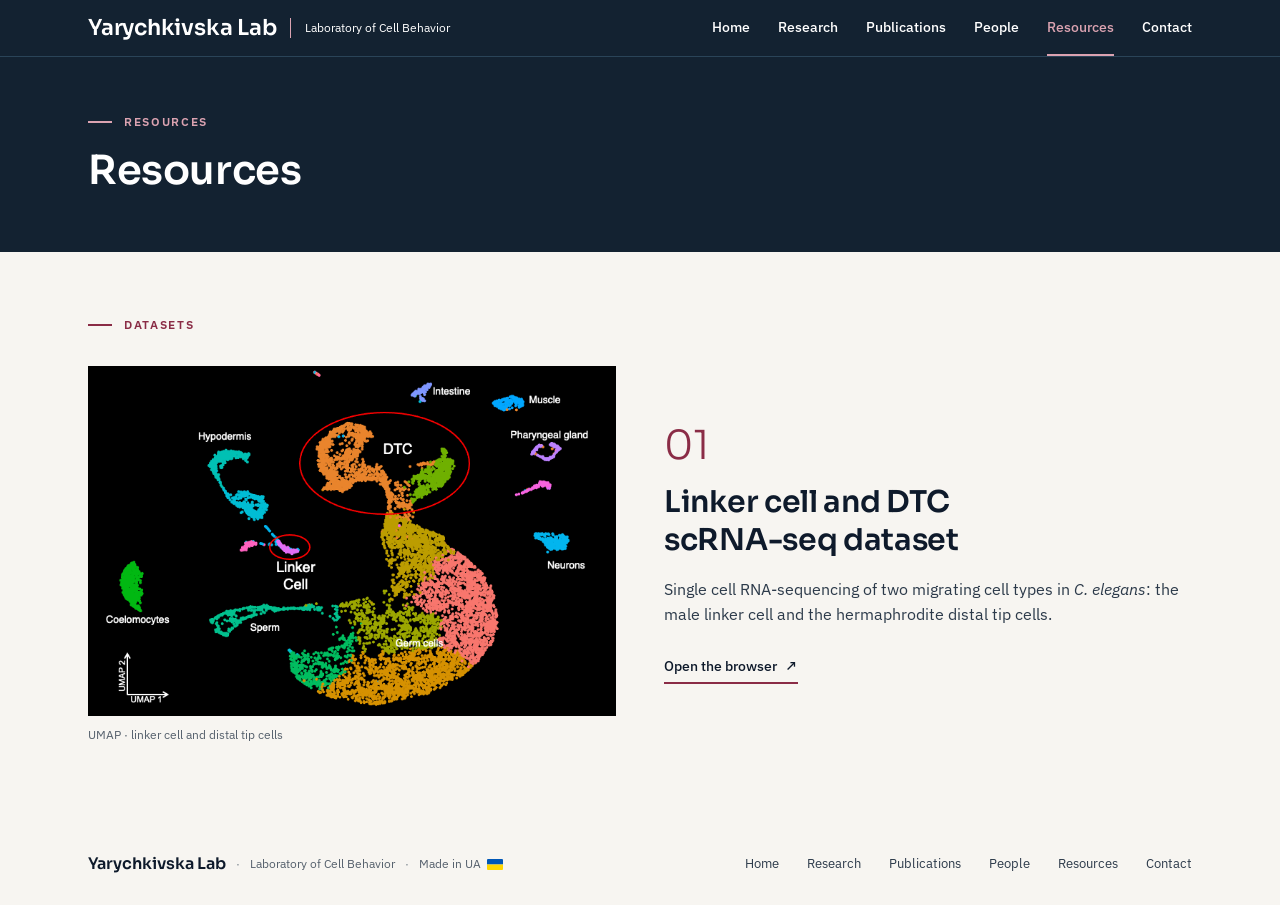
<file: resources.html>
<!DOCTYPE html>
<html lang="en">
<head>
<meta charset="utf-8">
<meta name="viewport" content="width=device-width, initial-scale=1">
<title>Resources — Yarychkivska Lab</title>
<meta name="description" content="Datasets from the Yarychkivska Lab, including the linker cell and DTC scRNA-seq dataset.">
<link rel="preconnect" href="https://fonts.googleapis.com">
<link rel="preconnect" href="https://fonts.gstatic.com" crossorigin>
<link rel="stylesheet" href="https://fonts.googleapis.com/css2?family=IBM+Plex+Sans:ital,wght@0,300..700;1,300..700&family=Sora:wght@300..700&display=swap">
<link rel="stylesheet" href="css/styles.css">
</head>
<body data-page="Resources">
<div class="page">
  <div data-site-header></div>

  <main>
    <section class="inverse on-dark page-hero">
      <div class="container">
        <div class="section-heading large">
          <div class="eyebrow">Resources</div>
          <h1>Resources</h1>
        </div>
      </div>
    </section>

    <section style="padding:64px 0 80px">
      <div class="container stack" style="gap:24px">
        <div class="eyebrow">Datasets</div>
        <article class="split" style="padding-top:8px">
          <figure class="figure">
            <div class="figure-frame"><img src="assets/doc/image10.png" alt="UMAP of C. elegans single-cell RNA-seq"></div>
            <figcaption>UMAP · linker cell and distal tip cells</figcaption>
          </figure>
          <div class="stack" style="gap:18px">
            <span class="numeral">01</span>
            <h2 class="h2">Linker cell and DTC scRNA-seq dataset</h2>
            <p class="body-text">Single cell RNA-sequencing of two migrating cell types in <em>C. elegans</em>: the male linker cell and the hermaphrodite distal tip cells.</p>
            <div style="margin-top:8px">
              <a class="arrow-link external" href="https://shahamlab.github.io/DTC-browser/" target="_blank" rel="noopener">Open the browser</a>
            </div>
          </div>
        </article>
      </div>
    </section>
  </main>

  <div data-site-footer></div>
</div>
<script src="js/site.js"></script>
</body>
</html>
</file>
<file: css/styles.css>
/* Yarychkivska Lab — design tokens + components (ported from the Claude Design system) */

:root{
  /* Navy */
  --navy-900:#0c1824; --navy-800:#132231; --navy-700:#1c3244; --navy-600:#2a4458; --navy-400:#5d7a91;
  /* Paper */
  --cream-50:#fcfbf9; --cream-100:#f7f5f1; --cream-200:#eeeae4; --cream-300:#e2dcd4;
  /* Claret — accent rules, eyebrows, numerals, link underlines */
  --claret-300:#dba3b1; --claret-400:#a84a62; --claret-500:#8a2c46; --claret-600:#6c1f35;
  /* Ink */
  --ink-900:#0e1a2b; --ink-700:#2c3a4a; --ink-500:#55606c; --ink-400:#7a838d;
  --line-200:#e3dfd9; --line-300:#d3cdc5;
  /* Microscopy channel colors — bright on dark, darker on cream for legibility */
  --channel-green:#3fe06a; --channel-magenta:#e03fd6;
  --label-green:#1f9e45; --label-magenta:#c42bbb; --label-blue:#2b55d6;

  /* Semantic */
  --surface-page:var(--cream-100);
  --surface-sunken:var(--cream-200);
  --surface-inverse:var(--navy-800);
  --text-heading:var(--ink-900);
  --text-body:var(--ink-700);
  --text-muted:var(--ink-500);
  --text-caption:var(--ink-500);
  --text-on-inverse-muted:#c9d3dc;
  --accent:var(--claret-500);
  --border-subtle:var(--line-200);
  --border-on-inverse:var(--navy-600);
  --link:var(--ink-900);
  --focus-ring:var(--claret-400);

  /* Typography */
  --font-display:"Sora","IBM Plex Sans",system-ui,sans-serif;
  --font-body:"IBM Plex Sans",system-ui,sans-serif;
  --fs-display:52px; --fs-h1:40px; --fs-h2:30px; --fs-h3:20px; --fs-numeral:40px;
  --fs-body:16px; --fs-eyebrow:12px; --fs-nav:14px;
  --lh-tight:1.1; --lh-snug:1.25; --lh-body:1.55;
  --ls-display:-0.02em; --ls-heading:-0.01em; --ls-eyebrow:0.14em;

  /* Spacing */
  --container-max:1200px;
  --gutter:48px;
  --rule-accent-w:24px; --rule-accent-h:2px;
  --underline-h:2px;
  --button-border-w:1.5px;
  --ease-standard:cubic-bezier(.2,.6,.2,1);
  --dur-base:200ms;
}

@media (max-width:720px){
  :root{ --gutter:20px; --fs-display:36px; --fs-h1:30px; --fs-h2:24px; --fs-numeral:32px; }
}

/* Base */
*,*::before,*::after{box-sizing:border-box}
html{scroll-behavior:smooth}
body{margin:0;background:var(--surface-page);color:var(--text-body);font-family:var(--font-body);font-size:var(--fs-body);line-height:var(--lh-body);-webkit-font-smoothing:antialiased}
h1,h2,h3{font-family:var(--font-display);color:var(--text-heading);margin:0;letter-spacing:var(--ls-heading);text-wrap:balance}
p{margin:0;text-wrap:pretty}
a{color:var(--link);text-decoration:none}
a:hover{color:var(--claret-600)}
a:focus-visible,button:focus-visible{outline:2px solid var(--focus-ring);outline-offset:3px}
img,video{max-width:100%}

/* Layout */
.page{min-height:100vh;display:flex;flex-direction:column}
.page > main{flex:1}
.container{max-width:var(--container-max);margin:0 auto;padding:0 var(--gutter)}
.inverse{background:var(--surface-inverse)}
.sunken{background:var(--surface-sunken)}
.stack{display:flex;flex-direction:column}
.split{display:grid;grid-template-columns:repeat(auto-fit,minmax(min(100%,420px),1fr));gap:48px;align-items:center}
.split-380{display:grid;grid-template-columns:repeat(auto-fit,minmax(min(100%,380px),1fr));gap:48px}
.split-340{display:grid;grid-template-columns:repeat(auto-fit,minmax(min(100%,340px),1fr));gap:24px 48px}
.body-text{font-size:16px;line-height:var(--lh-body);color:var(--text-body)}
.caption{font-size:12px;line-height:1.5;color:var(--text-caption)}
.label{font-size:12px;font-weight:600;letter-spacing:var(--ls-eyebrow);text-transform:uppercase;color:var(--text-muted)}
.label.accent{color:var(--claret-600)}
.numeral{font-family:var(--font-display);font-weight:300;font-size:var(--fs-numeral);line-height:1;color:var(--accent)}
.h2{font-weight:600;font-size:var(--fs-h2);line-height:var(--lh-snug)}
.h3{font-weight:600;font-size:var(--fs-h3);line-height:var(--lh-snug)}

/* Header */
.site-header{position:relative;z-index:20;background:var(--surface-inverse);border-bottom:1px solid var(--border-on-inverse)}
.site-header .container{height:56px;display:flex;align-items:center;justify-content:space-between;gap:24px}
.brand{display:flex;align-items:center;gap:14px;min-width:0}
.brand-name{font-family:var(--font-display);font-weight:600;font-size:22px;color:#fff;letter-spacing:var(--ls-heading);white-space:nowrap}
.brand-rule{width:1px;height:20px;background:var(--claret-300)}
.brand-tagline{font-size:12px;color:#fff;white-space:nowrap}
.site-nav{display:flex;gap:28px;align-self:stretch}
.site-nav a{display:flex;align-items:center;font-size:var(--fs-nav);font-weight:500;color:#fff}
.site-nav a:hover{color:var(--claret-300)}
.site-nav a[aria-current="page"]{color:var(--claret-300);box-shadow:inset 0 -2px 0 var(--claret-300)}
.burger{display:none;width:44px;height:44px;margin-right:-10px;flex-direction:column;align-items:center;justify-content:center;gap:6px;background:transparent;border:0;cursor:pointer;padding:0}
.burger i{display:block;width:22px;height:2px;background:#fff;transition:transform var(--dur-base) var(--ease-standard),opacity var(--dur-base) var(--ease-standard)}
.burger[aria-expanded="true"] i{background:var(--claret-300)}
.burger[aria-expanded="true"] i:nth-child(1){transform:translateY(8px) rotate(45deg)}
.burger[aria-expanded="true"] i:nth-child(2){opacity:0}
.burger[aria-expanded="true"] i:nth-child(3){transform:translateY(-8px) rotate(-45deg)}
.mobile-nav{display:none;position:absolute;left:0;right:0;top:57px;background:var(--surface-inverse);border-bottom:1px solid var(--border-on-inverse);padding:8px var(--gutter) 28px;flex-direction:column}
.mobile-nav a{display:flex;align-items:center;justify-content:space-between;min-height:52px;font-family:var(--font-display);font-weight:600;font-size:20px;letter-spacing:var(--ls-heading);color:#fff;border-bottom:1px solid var(--border-on-inverse)}
.mobile-nav a::after{content:"\2192";font-family:var(--font-body);font-weight:400;font-size:16px;color:var(--claret-300)}
.mobile-nav a[aria-current="page"]{color:var(--claret-300)}
.mobile-nav span{margin-top:20px;font-size:12px;color:var(--text-on-inverse-muted)}

@media (max-width:1099px){ .brand-rule,.brand-tagline{display:none} }
@media (max-width:919px){
  .site-nav{display:none}
  .burger{display:flex}
  .site-header.open .mobile-nav{display:flex}
  .brand-rule,.brand-tagline{display:block}
}
@media (max-width:559px){ .brand-rule,.brand-tagline{display:none} }

/* Eyebrow + section heading */
.eyebrow{display:flex;align-items:center;gap:12px;font-size:var(--fs-eyebrow);font-weight:600;letter-spacing:var(--ls-eyebrow);text-transform:uppercase;color:var(--claret-500)}
.eyebrow::before{content:"";width:var(--rule-accent-w);height:var(--rule-accent-h);background:currentColor;display:block;flex:none}
.on-dark .eyebrow,.eyebrow.on-dark{color:var(--claret-300)}
.section-heading{display:flex;flex-direction:column;gap:14px}
.section-heading h1,.section-heading h2{font-weight:600;font-size:var(--fs-h2);line-height:var(--lh-snug)}
.section-heading.large h1,.section-heading.large h2{font-size:var(--fs-h1)}
.on-dark .section-heading h1,.on-dark .section-heading h2{color:#fff}

/* Arrow link */
.arrow-link{display:inline-flex;align-items:center;gap:8px;font-weight:500;font-size:16px;color:var(--ink-900);padding-bottom:4px;border-bottom:var(--underline-h) solid var(--claret-500);transition:gap var(--dur-base) var(--ease-standard)}
.arrow-link:hover{gap:12px;color:var(--ink-900)}
.arrow-link::after{content:"\2192";font-size:1.05em}
.arrow-link.external{font-size:14px}
.arrow-link.external::after{content:"\2197"}
.on-dark .arrow-link{color:#fff;border-bottom-color:var(--claret-300)}
.on-dark .arrow-link.accent{color:var(--claret-300)}
.links{display:flex;gap:32px;flex-wrap:wrap}

/* Button */
.button{display:inline-flex;align-items:center;gap:10px;padding:14px 32px;border:var(--button-border-w) solid var(--claret-300);background:transparent;color:var(--claret-300);font-family:var(--font-body);font-size:16px;font-weight:500;white-space:nowrap;transition:background var(--dur-base) var(--ease-standard),color var(--dur-base) var(--ease-standard)}
.button::after{content:"\2192"}
.button:hover{background:var(--claret-300);color:var(--navy-800)}

/* Page hero (inner pages) */
.page-hero{padding:56px 0}
.page-hero p.lead{font-size:18px;line-height:var(--lh-body);color:#fff}
.page-hero p.muted{font-size:16px;line-height:var(--lh-body);color:var(--text-on-inverse-muted)}

/* Home hero */
.hero{padding:48px 0 56px}
.hero h1{font-weight:600;font-size:var(--fs-display);line-height:1.05;letter-spacing:var(--ls-display);color:#fff}
.hero .lead{font-size:18px;color:#fff;max-width:560px}
.hero .muted{color:var(--text-on-inverse-muted);max-width:560px}
.hero .links{gap:40px;margin-top:8px}
.hero video{display:block;width:100%;height:auto;aspect-ratio:4/3;background:#000}

/* Figure */
.figure{margin:0;display:flex;flex-direction:column;gap:10px}
.figure-frame{background:#000;overflow:hidden}
.figure-frame img{display:block;width:100%;height:auto;object-fit:cover}
.figure figcaption{font-size:12px;line-height:1.5;color:var(--text-caption)}
.on-dark .figure figcaption{color:var(--text-on-inverse-muted);text-align:right}

/* Approach band */
.approach{padding:24px 32px 28px;display:grid;grid-template-columns:repeat(auto-fit,minmax(min(100%,180px),1fr));gap:32px 24px}
.approach-item{display:flex;flex-direction:column;align-items:center;text-align:center;gap:6px}
.approach-art{width:min(100%,130px);aspect-ratio:300/320;position:relative;overflow:hidden}
.approach-art img{position:absolute;top:-2.5%;width:491.3%;max-width:none;height:auto;mix-blend-mode:screen;opacity:.9}
.approach-num{font-family:var(--font-display);font-weight:300;font-size:24px;line-height:1;color:var(--claret-300)}
.approach-title{font-family:var(--font-display);font-weight:600;font-size:var(--fs-h3);color:#fff}
.approach-text{font-size:14px;line-height:1.45;color:var(--text-on-inverse-muted);max-width:240px}

/* Research list (home) */
.research-item{display:flex;flex-wrap:wrap;align-items:center;gap:12px 32px;padding:22px 0;border-bottom:1px solid var(--border-subtle)}
.research-item:last-child{border-bottom:none}
.research-item .numeral{flex:0 0 56px}
.research-item .body{flex:1 1 300px;min-width:0;display:grid;grid-template-columns:repeat(auto-fit,minmax(min(100%,220px),1fr));align-items:center;gap:8px 32px}
.research-item p{font-size:15px;line-height:1.45;color:var(--text-muted)}

/* Research page articles */
.question{display:flex;flex-wrap:wrap;gap:12px 32px;padding:40px 0;border-top:1px solid var(--border-subtle)}
.question > .numeral{flex:0 0 80px}
.question > .content{flex:1 1 320px;min-width:0}
.question h3{font-weight:600;font-size:24px;line-height:var(--lh-snug)}
.open-q{font-size:15px;line-height:1.45;color:var(--text-heading);padding:12px 0;border-top:1px solid var(--border-subtle)}
.open-q.lg{font-size:16px}
.open-grid{display:grid;grid-template-columns:repeat(auto-fit,minmax(min(100%,200px),1fr));gap:32px 24px}
.open-grid .tile{background:#000;height:220px;display:flex;align-items:center;justify-content:center;overflow:hidden}
.open-grid .tile img{display:block;height:auto;clip-path:inset(2.5%)}

/* Publications */
.pub{display:grid;grid-template-columns:64px minmax(0,1fr);column-gap:24px;padding:24px 0;border-bottom:1px solid var(--border-subtle)}
.pub .year{font-family:var(--font-display);font-weight:300;font-size:24px;line-height:1.2;color:var(--accent)}
.pub h3{font-weight:600;font-size:18px;line-height:var(--lh-snug);text-wrap:pretty}
.pub .authors{font-size:14px;line-height:1.5;color:var(--text-body)}
.pub .authors strong{font-weight:600;color:var(--text-heading)}
.pub .journal{font-size:14px;color:var(--text-muted)}
.pub .links{margin-top:6px}

/* Contact */
.position{display:flex;flex-wrap:wrap;gap:12px 32px;padding:28px 0;border-bottom:1px solid var(--border-subtle)}
.position:last-child{border-bottom:none;padding-bottom:0}
.position h3{flex:0 1 200px;font-weight:600;font-size:var(--fs-h3);line-height:var(--lh-snug)}
.position .content{flex:1 1 280px;min-width:0;display:flex;flex-direction:column;gap:12px}
.contact-aside{flex:1 1 260px;min-width:0;display:flex;flex-direction:column;gap:28px;padding-top:28px;border-top:2px solid var(--claret-500)}
.contact-aside .block{display:flex;flex-direction:column;gap:6px;padding-top:24px;border-top:1px solid var(--border-subtle)}

/* CTA band */
.cta{padding:40px 0}
.cta .container{display:flex;flex-wrap:wrap;align-items:flex-end;justify-content:space-between;gap:20px 40px}
.cta h2{font-weight:600;font-size:30px;color:#fff}
.cta p{flex:1 1 260px;max-width:380px;font-size:14px;line-height:1.5;color:var(--text-on-inverse-muted);padding-bottom:4px}

/* Footer */
.site-footer .container{padding-top:28px;padding-bottom:28px;display:flex;align-items:center;justify-content:space-between;gap:24px;flex-wrap:wrap}
.footer-brand{display:flex;align-items:center;gap:10px}
.footer-brand strong{font-family:var(--font-display);font-weight:600;font-size:16px;color:var(--text-heading)}
.footer-brand span{font-size:12px;color:var(--text-muted)}
.footer-brand .dot{color:var(--ink-400)}
.made-in{display:inline-flex;align-items:center;gap:6px;font-size:12px;color:var(--text-muted);white-space:nowrap}
.made-in svg{display:block;width:16px;height:11px;border-radius:1px}
.footer-nav{display:flex;gap:28px;flex-wrap:wrap}
.footer-nav a{font-size:13px;color:var(--text-body)}
</file>
